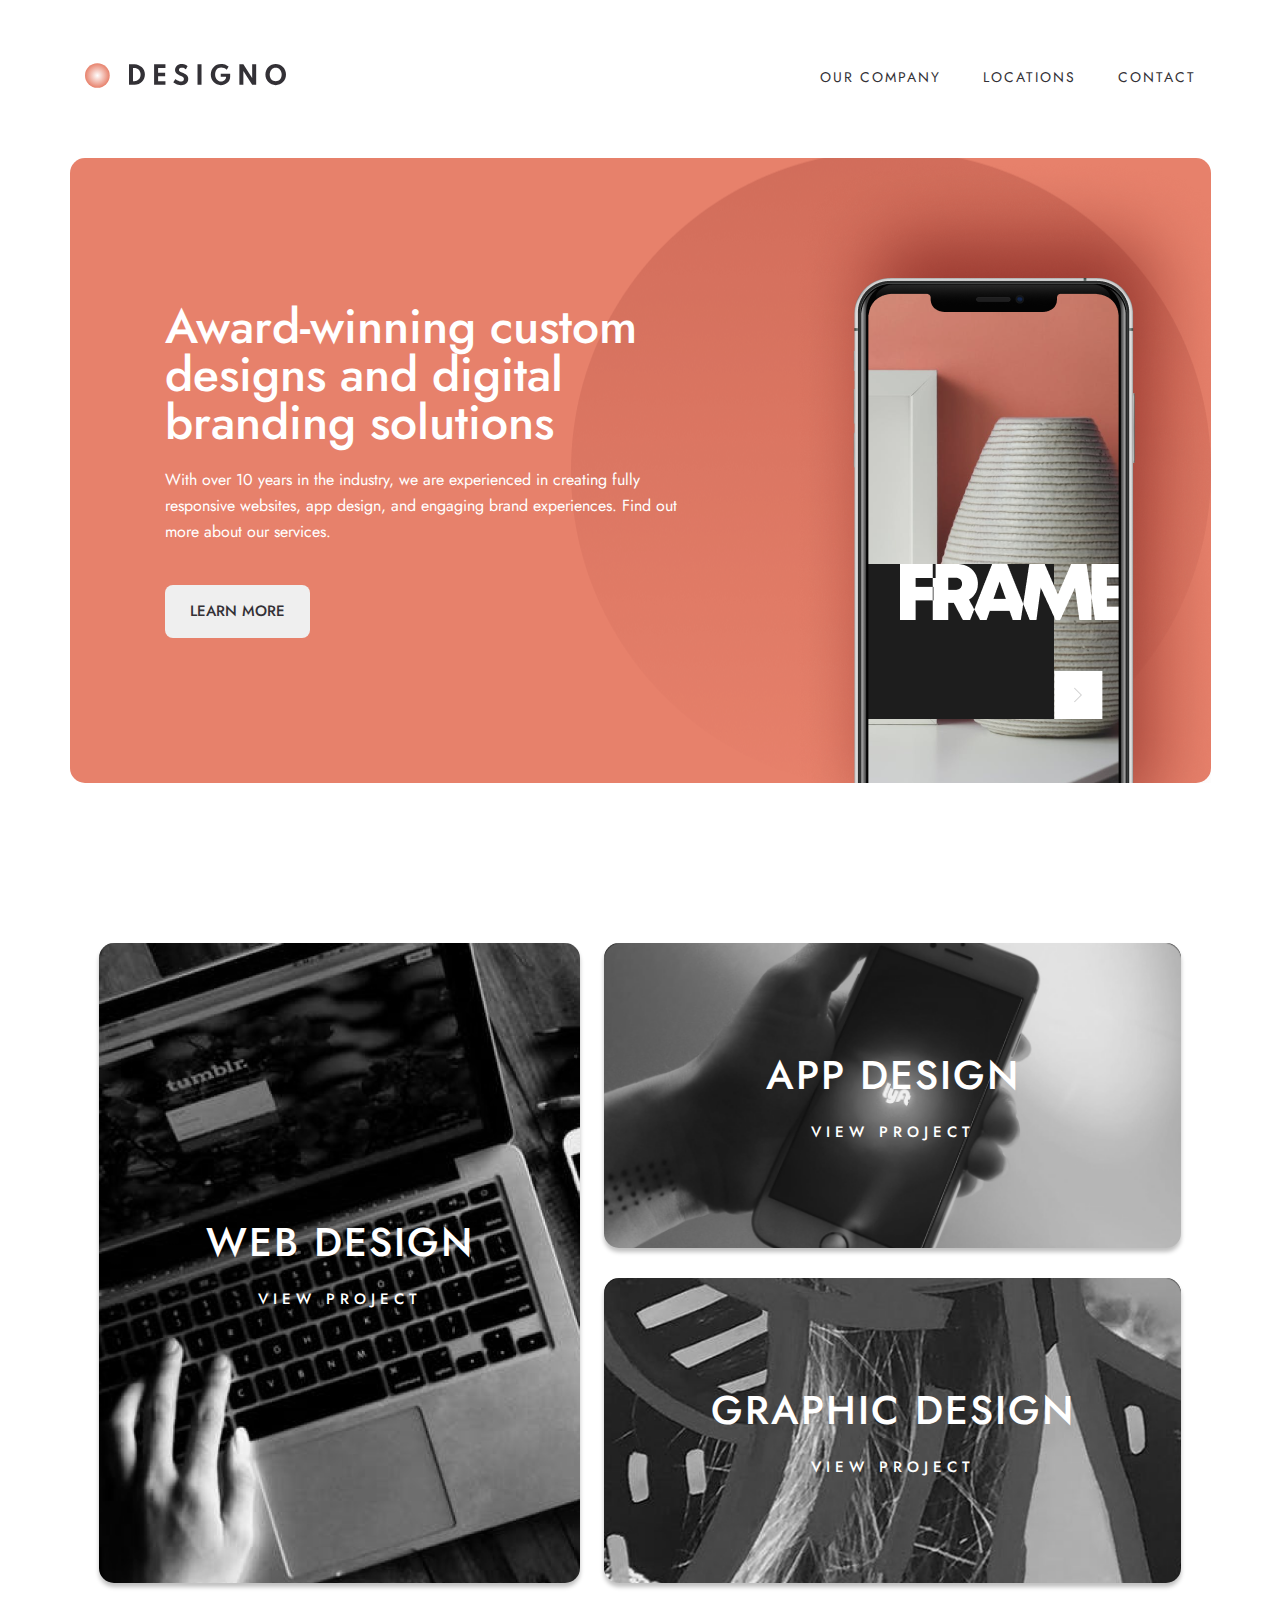
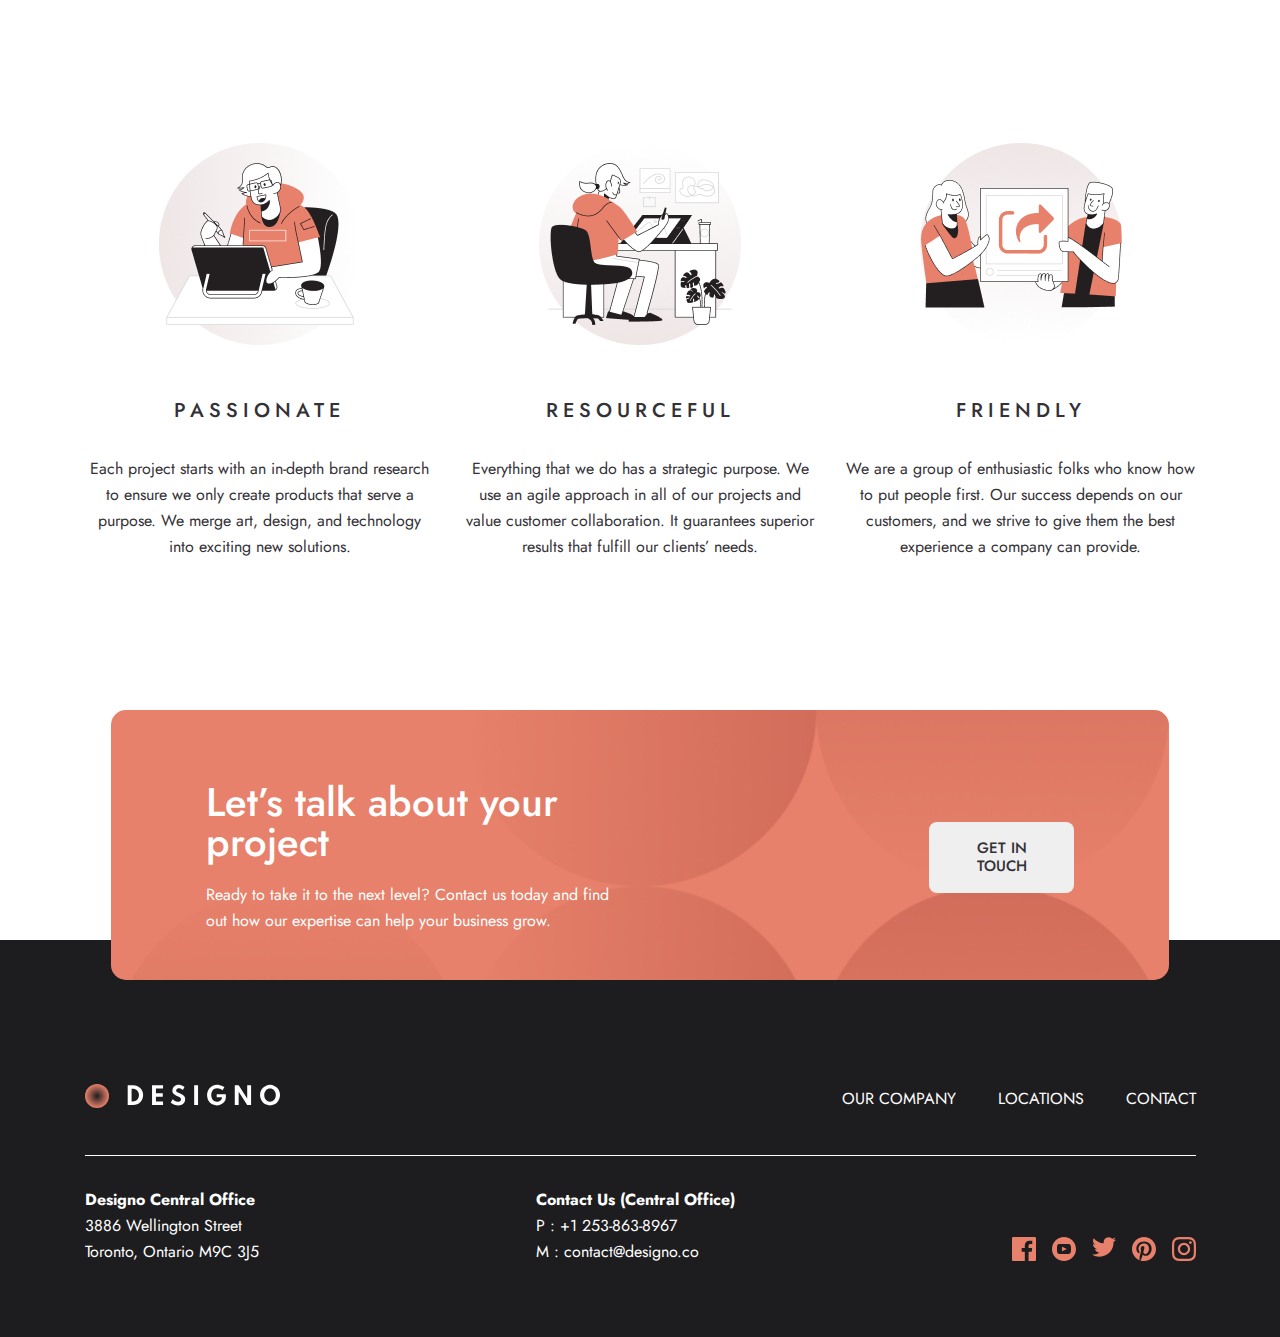
<file: index.html>
<!DOCTYPE html>
<html lang="en">
<head>
    <meta charset="UTF-8">
    <meta name="viewport" content="width=device-width, initial-scale=1.0">
    <title>Exam2</title>

    <link rel="stylesheet" href="./css/fonts.css">
    <link rel="stylesheet" href="./css/main.css">
    <link rel="stylesheet" href="./css/normalize.css">
</head>
<body>
    <!-- HEADER START -->
    <header class="site-header">
        <div class="container header-container">
            <a class="header__logo-link" href="./index.html" >
                <img class="header__logo-img" src="./images/site-logo.svg" alt="designo logo" width="196" height="24">
            </a>
            <img class="header__burger-menu" src="./images/burger.svg" alt="burger menu icon" >
            <nav class="header__nav">
                <ul class="header__nav-list">
                    <li class="header__nav-item">
                        <a class="header__nav-item-link" href="./web-design.html" >OUR COMPANY</a>
                    </li>
                    <li class="header__nav-item">
                        <a class="header__nav-item-link" href="#" >LOCATIONS</a>
                    </li>
                    <li class="header__nav-item">
                        <a class="header__nav-item-link" href="#" >CONTACT</a>
                    </li>
                </ul>
            </nav>
        </div>
    </header>
    <!-- HEADER END -->

    <!-- HERO START -->
    <section class="hero">
        <div class="container hero__container">
            <div class="hero__text-wrapper">
                <h1 class="hero__title">Award-winning custom designs and digital branding solutions</h1>

                <p class="hero__info">With over 10 years in the industry, we are experienced in creating fully responsive websites, app design, and engaging brand experiences. Find out more about our services.</p>

                <button class="hero__btn">Learn More</button>
            </div>
            <img class="hero__img" src="./images/hero-img.png" alt="phone img" >
        </div>
    </section>
    <!-- HERO END -->

    <!-- MAIN CARDS START -->
    <section class="main-card">
        <div class="container main-card__wrapper">
            <div class="card main-card1">
                <div class="main-card__text">
                    <h3 class="main-card__text-title">WEB DESIGN</h3>
                    <span class="main-card__text-subtitle">View Project</span>
                </div>
            </div>
            <div class="card main-card2">
                <div class="main-card__text">
                    <h3 class="main-card__text-title">app design</h3>
                    <span class="main-card__text-subtitle">View Project</span>
                </div>
            </div>
            <div class="card main-card3">
                <div class="main-card__text">
                    <h3 class="main-card__text-title">graphic design</h3>
                    <span class="main-card__text-subtitle">View Project</span>
                </div>
            </div>
            
                        
        </div>
    </section>
    <!-- MAIN CARDS END -->

    <!-- WHY-CHOOSE START -->
     <section class="why-choose">
        <div class="container why-choose__wrapper">
            <ul class="why-choose__list">
                <li class="why-choose__item">
                    <img class="why-choose__img" src="./images/why-choose1.png" alt="img" >
                    <div class="why-choose__text-wrapper">
                        <h3 class="why-choose__title">PASSIONATE</h3>
                    <p class="why-choose__info">Each project starts with an in-depth brand research to ensure we only create products that serve a purpose. We merge art, design, and technology into exciting new solutions.</p>
                    </div>                    
                </li>
                <li class="why-choose__item">
                    <img class="why-choose__img" src="./images/why-choose2.png" alt="img" >
                    <div class="why-choose__text-wrapper">
                        <h3 class="why-choose__title">RESOURCEFUL</h3>
                    <p class="why-choose__info">Everything that we do has a strategic purpose. We use an agile approach in all of our projects and value customer collaboration. It guarantees superior results that fulfill our clients’ needs.</p>
                    </div>                    
                </li>
                <li class="why-choose__item">
                    <img class="why-choose__img" src="./images/why-choose3.png" alt="img" >
                    <div class="why-choose__text-wrapper">
                        <h3 class="why-choose__title">FRIENDLY</h3>
                    <p class="why-choose__info">We are a group of enthusiastic folks who know how to put people first. Our success depends on our customers, and we strive to give them the best experience a company can provide.</p>
                    </div>                    
                </li>
            </ul>
        </div>
     </section>
    <!-- WHY-CHOOSE END -->
     <div class="end-wrapper">
    <!-- GET-IN TOUCH START -->
     <section class="getin-touch">
        <div class="container getin-touch__wrapper">
            <div class="getin-touch__text-wrapper">
                <h2 class="getin-touch__title">Let’s talk about your project</h2>
                <p class="getin-touch__info">Ready to take it to the next level? Contact us today and find out how our expertise can help your business grow.
                </p>
            </div>
            <button class="getin-touch__btn">Get in touch</button>
        </div>
     </section>
    <!-- GET-IN TOUCH END -->

    <!-- FOOTER START -->
     <footer class="footer">
        <div class="container footer__wrapper">
            <div class="footer__header">
                <a class="footer__logo-link" href="./index.html" >
                    <img class="header__logo-img" src="./images/footer-logo.svg" alt="designo logo" width="196" height="24">
                </a>
                <nav class="footer__nav">
                    <ul class="footer__nav-list">
                        <li class="footer__nav-item">
                            <a class="footer__nav-item-link" href="./web-design.html" >OUR COMPANY</a>
                        </li>
                        <li class="footer__nav-item">
                            <a class="footer__nav-item-link" href="#" >LOCATIONS</a>
                        </li>
                        <li class="footer__nav-item">
                            <a class="footer__nav-item-link" href="#" >CONTACT</a>
                        </li>
                    </ul>
                </nav>

            </div>
            <ul class="footer__list">
                <li class="footer-item">
                    <h4 class="footer-item__title">Designo Central Office</h4>
                    <p class="footer-item__info">3886 Wellington Street</p>
                    <p class="footer-item__info">Toronto, Ontario M9C 3J5</p>
                </li>
                <li class="footer-item">
                    <h4 class="footer-item__title">Contact Us (Central Office)</h4>
                    <p class="footer-item__info">P : +1 253-863-8967</p>
                    <p class="footer-item__info">M : contact@designo.co</p>
                </li>
                <li class="footer-item footer-icons">
                    <a class="footer-item__link" href="#" >
                        <img class="footer-item__img" src="./images/ficon1.svg" alt="img" >
                    </a>
                    <a class="footer-item__link" href="#" >
                        <img class="footer-item__img" src="./images/ficon2.svg" alt="img" >
                    </a>
                    <a class="footer-item__link" href="#" >
                        <img class="footer-item__img" src="./images/ficon3.svg" alt="img" >
                    </a>
                    <a class="footer-item__link" href="#" >
                        <img class="footer-item__img" src="./images/ficon4.svg" alt="img" >
                    </a>
                    <a class="footer-item__link" href="#" >
                        <img class="footer-item__img" src="./images/ficon5.svg" alt="img" >
                    </a>
                </li>
            </ul>
        </div>
     </footer>
    <!-- FOOTER END -->
     </div>
    
    
</body>
</html>
</file>
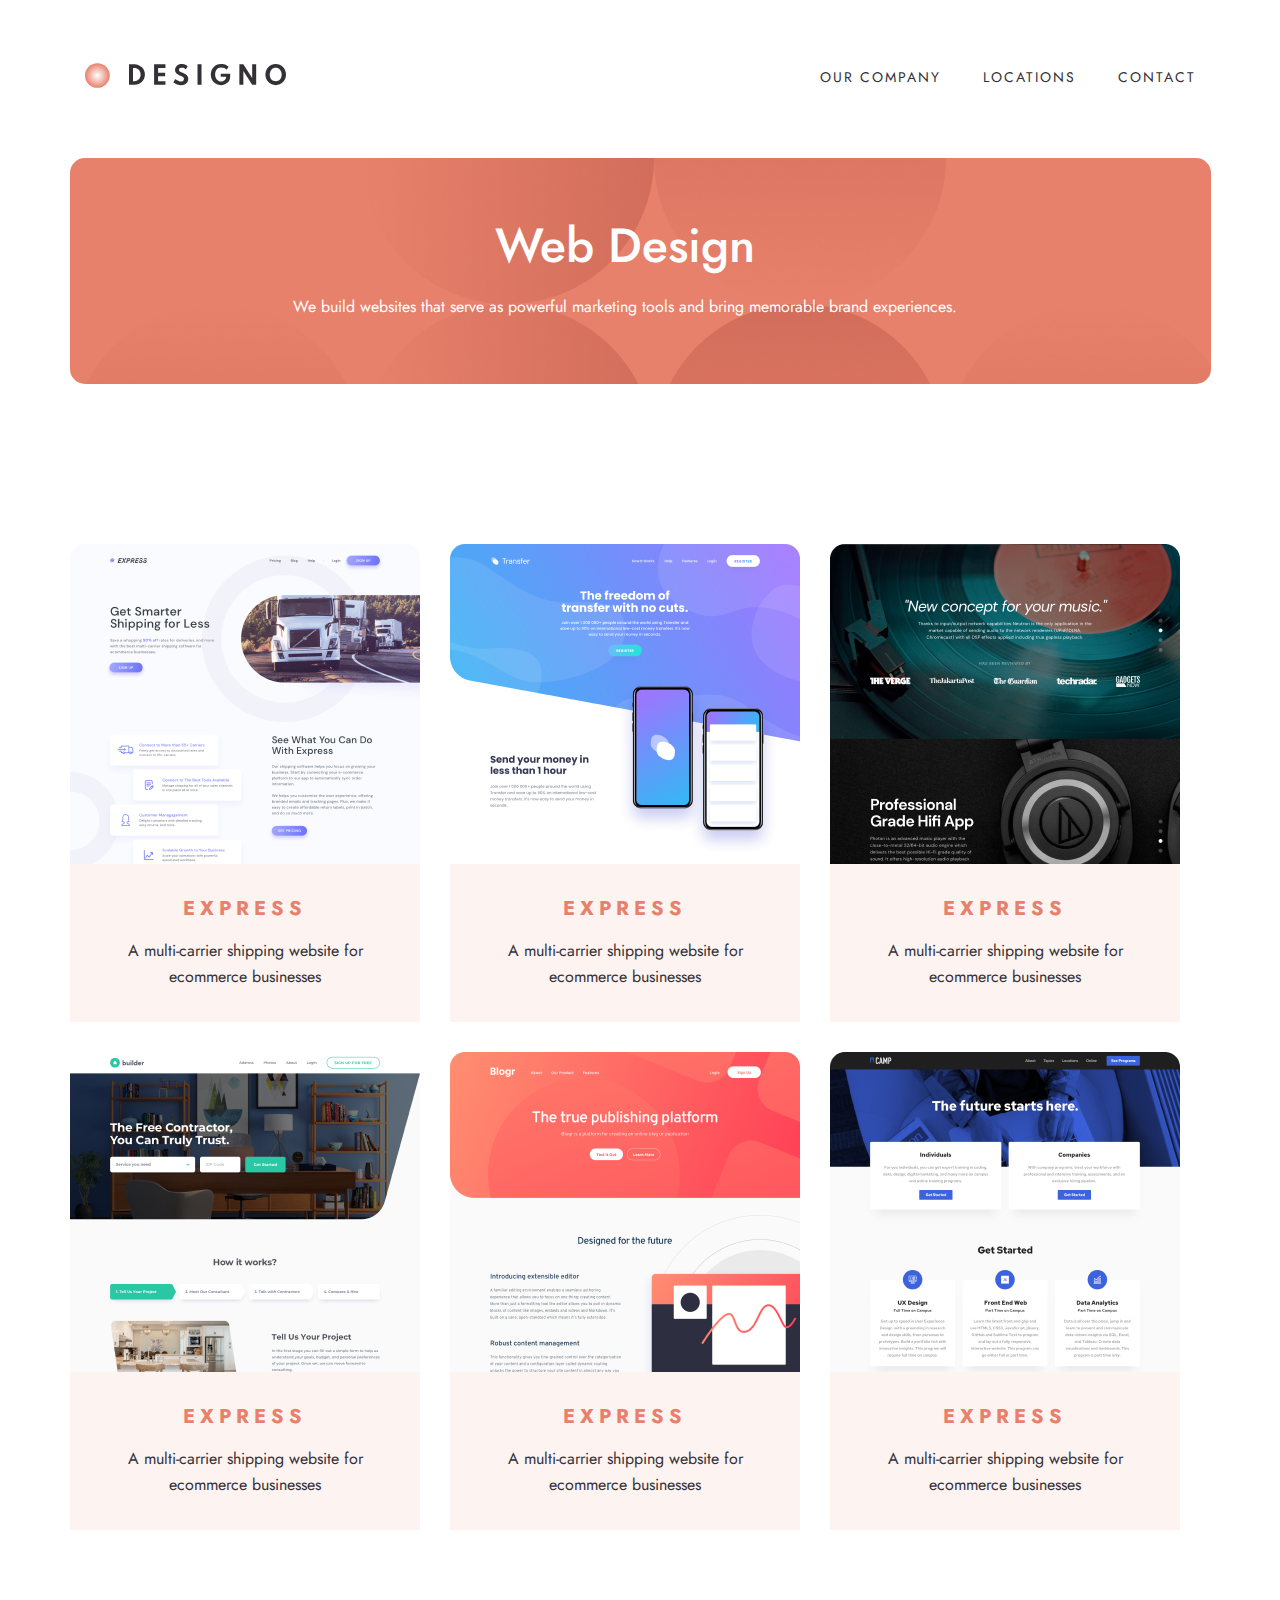
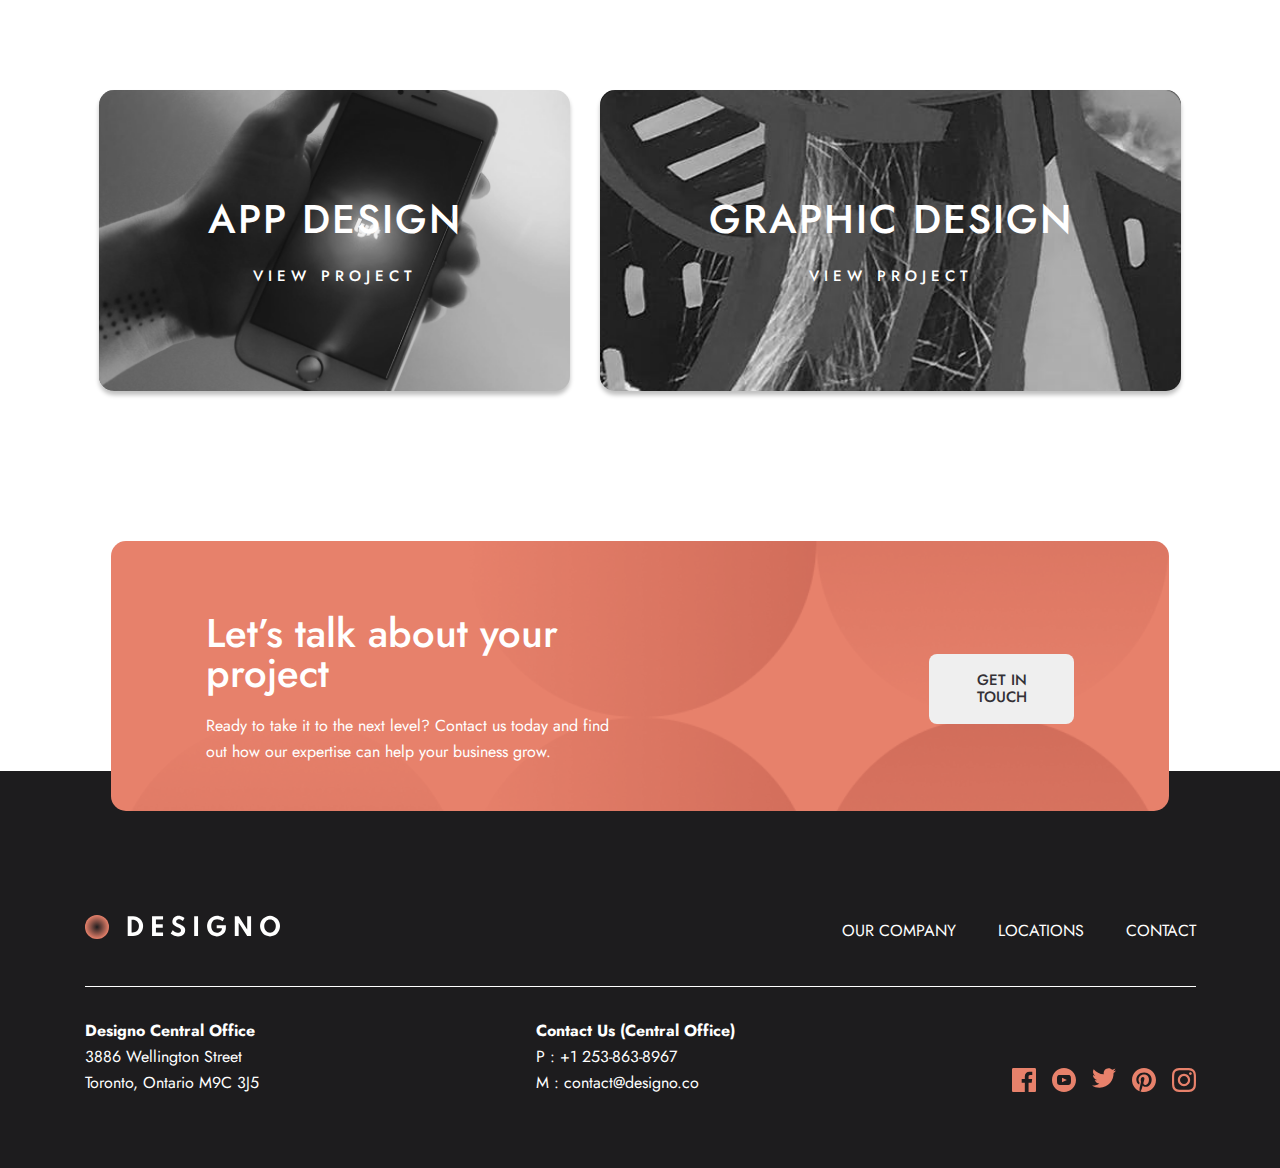
<file: web-design.html>
<!DOCTYPE html>
<html lang="en">
<head>
    <meta charset="UTF-8">
    <meta name="viewport" content="width=device-width, initial-scale=1.0">
    <title>Web Design</title>
    
    <link rel="stylesheet" href="./css/fonts.css">
    <link rel="stylesheet" href="./css/main.css">
    <link rel="stylesheet" href="./css/web-design.css">
    <link rel="stylesheet" href="./css/normalize.css">
</head>
<body>
    <!-- HEADER START -->
    <header class="site-header">
        <div class="container header-container">
            <a class="header__logo-link" href="./index.html" >
                <img class="header__logo-img" src="./images/site-logo.svg" alt="designo logo" width="196" height="24">
            </a>
            <nav class="header__nav">
                <ul class="header__nav-list">
                    <li class="header__nav-item">
                        <a class="header__nav-item-link" href="./web-design.html" >OUR COMPANY</a>
                    </li>
                    <li class="header__nav-item">
                        <a class="header__nav-item-link" href="#" >LOCATIONS</a>
                    </li>
                    <li class="header__nav-item">
                        <a class="header__nav-item-link" href="#" >CONTACT</a>
                    </li>
                </ul>
            </nav>
            <img class="header__burger-menu" src="./images/burger.svg" alt="burger menu icon" >
        </div>
    </header>
    <!-- HEADER END -->
    
    <!-- HERO START -->
    <section class="web-hero">
        <div class="container web-hero__wrapper">
            <div class="web-hero__text-wrapper">
                <h1 class="web-hero__title">Web Design</h1>
                <p class="web-hero__info">We build websites that serve as powerful marketing tools 
                    and bring memorable brand experiences.</p>
                </div>
                
            </div>
        </section>
        <!-- HERO END -->
        
        <!-- WEB-DESIGN CARD START -->
        <section class="web-card">
            <div class="container web-card__wrapper">
                <ul class="web-card__list">
                    <li class="web-card__item">
                        <img class="web-card__img" src="./images/web-card1.png" alt="img" width="350">
                        <div class="web-card__item-text-wrapper">
                            <h3 class="web-card__title">EXPRESS</h3>
                            <p class="web-card__info">A multi-carrier shipping website for ecommerce businesses</p>
                        </div>
                    </li>
                    <li class="web-card__item">
                        <img class="web-card__img" src="./images/web-card2.png" alt="img" width="350">
                        <div class="web-card__item-text-wrapper">
                            <h3 class="web-card__title">EXPRESS</h3>
                            <p class="web-card__info">A multi-carrier shipping website for ecommerce businesses</p>
                        </div>
                    </li>
                    <li class="web-card__item">
                        <img class="web-card__img" src="./images/web-card3.png" alt="img" width="350">
                        <div class="web-card__item-text-wrapper">
                            <h3 class="web-card__title">EXPRESS</h3>
                            <p class="web-card__info">A multi-carrier shipping website for ecommerce businesses</p>
                        </div>
                    </li>
                    <li class="web-card__item">
                        <img class="web-card__img" src="./images/web-card4.png" alt="img" width="350">
                        <div class="web-card__item-text-wrapper">
                            <h3 class="web-card__title">EXPRESS</h3>
                            <p class="web-card__info">A multi-carrier shipping website for ecommerce businesses</p>
                        </div>
                    </li>
                    <li class="web-card__item">
                        <img class="web-card__img" src="./images/web-card5.png" alt="img" width="350">
                        <div class="web-card__item-text-wrapper">
                            <h3 class="web-card__title">EXPRESS</h3>
                            <p class="web-card__info">A multi-carrier shipping website for ecommerce businesses</p>
                        </div>
                    </li>
                    <li class="web-card__item">
                        <img class="web-card__img" src="./images/web-card6.png" alt="img" width="350">
                        <div class="web-card__item-text-wrapper">
                            <h3 class="web-card__title">EXPRESS</h3>
                            <p class="web-card__info">A multi-carrier shipping website for ecommerce businesses</p>
                        </div>
                    </li>
                </ul>
            </div>
        </div>                
        
    </section>
    <!-- WEB-DESIGN CARD END -->

    <!-- WEB-CARD START -->
    <section class="web-grid-card-section">
        <div class="container web-grid-card__wrapper">
            <div class="web-grid-card web-grid-card1">
                <div class="web-grid-card__text">
                    <h3 class="web-grid-card__text-title">APP DESIGN</h3>
                    <span class="web-grid-card__text-subtitle">View Project</span>
                </div>
            </div>
            <div class="web-grid-card web-grid-card2">
                <div class="web-grid-card__text">
                    <h3 class="web-grid-card__text-title">GRAPHIC DESIGN</h3>
                    <span class="web-grid-card__text-subtitle">View Project</span>
                </div>
            </div>
        </div>
    </section>
    <!-- WEB-CARD END -->

    <div class="end-wrapper">
        <!-- GET-IN TOUCH START -->
         <section class="getin-touch">
            <div class="container getin-touch__wrapper web-getin-touch__wrapper">
                <div class="getin-touch__text-wrapper">
                    <h2 class="getin-touch__title">Let’s talk about your project</h2>
                    <p class="getin-touch__info">Ready to take it to the next level? Contact us today and find out how our expertise can help your business grow.
                    </p>
                </div>
                <button class="getin-touch__btn">Get in touch</button>
            </div>
         </section>
        <!-- GET-IN TOUCH END -->
    
        <!-- FOOTER START -->
         <footer class="footer">
            <div class="container footer__wrapper">
                <div class="footer__header">
                    <a class="footer__logo-link" href="./index.html" >
                        <img class="header__logo-img" src="./images/footer-logo.svg" alt="designo logo" width="196" height="24">
                    </a>
                    <nav class="footer__nav">
                        <ul class="footer__nav-list">
                            <li class="footer__nav-item">
                                <a class="footer__nav-item-link" href="./web-design.html" >OUR COMPANY</a>
                            </li>
                            <li class="footer__nav-item">
                                <a class="footer__nav-item-link" href="#" >LOCATIONS</a>
                            </li>
                            <li class="footer__nav-item">
                                <a class="footer__nav-item-link" href="#" >CONTACT</a>
                            </li>
                        </ul>
                    </nav>
    
                </div>
                <ul class="footer__list">
                    <li class="footer-item">
                        <h4 class="footer-item__title">Designo Central Office</h4>
                        <p class="footer-item__info">3886 Wellington Street</p>
                        <p class="footer-item__info">Toronto, Ontario M9C 3J5</p>
                    </li>
                    <li class="footer-item">
                        <h4 class="footer-item__title">Contact Us (Central Office)</h4>
                        <p class="footer-item__info">P : +1 253-863-8967</p>
                        <p class="footer-item__info">M : contact@designo.co</p>
                    </li>
                    <li class="footer-item footer-icons">
                        <a class="footer-item__link" href="#" >
                            <img class="footer-item__img" src="./images/ficon1.svg" alt="img" >
                        </a>
                        <a class="footer-item__link" href="#" >
                            <img class="footer-item__img" src="./images/ficon2.svg" alt="img" >
                        </a>
                        <a class="footer-item__link" href="#" >
                            <img class="footer-item__img" src="./images/ficon3.svg" alt="img" >
                        </a>
                        <a class="footer-item__link" href="#" >
                            <img class="footer-item__img" src="./images/ficon4.svg" alt="img" >
                        </a>
                        <a class="footer-item__link" href="#" >
                            <img class="footer-item__img" src="./images/ficon5.svg" alt="img" >
                        </a>
                    </li>
                </ul>
            </div>
         </footer>
        <!-- FOOTER END -->
         </div>
</file>
<file: css/fonts.css>
/* jost-regular - latin */
@font-face {
    font-display: swap; /* Check https://developer.mozilla.org/en-US/docs/Web/CSS/@font-face/font-display for other options. */
    font-family: 'Jost';
    font-style: normal;
    font-weight: 400;
    src: url('../fonts/jost-v18-latin-regular.woff2') format('woff2'); /* Chrome 36+, Opera 23+, Firefox 39+, Safari 12+, iOS 10+ */
  }
  
  /* jost-italic - latin */
  @font-face {
    font-display: swap; /* Check https://developer.mozilla.org/en-US/docs/Web/CSS/@font-face/font-display for other options. */
    font-family: 'Jost';
    font-style: italic;
    font-weight: 400;
    src: url('../fonts/jost-v18-latin-italic.woff2') format('woff2'); /* Chrome 36+, Opera 23+, Firefox 39+, Safari 12+, iOS 10+ */
  }
  
  /* jost-500 - latin */
  @font-face {
    font-display: swap; /* Check https://developer.mozilla.org/en-US/docs/Web/CSS/@font-face/font-display for other options. */
    font-family: 'Jost';
    font-style: normal;
    font-weight: 500;
    src: url('../fonts/jost-v18-latin-500.woff2') format('woff2'); /* Chrome 36+, Opera 23+, Firefox 39+, Safari 12+, iOS 10+ */
  }
  
  /* jost-700 - latin */
  @font-face {
    font-display: swap; /* Check https://developer.mozilla.org/en-US/docs/Web/CSS/@font-face/font-display for other options. */
    font-family: 'Jost';
    font-style: normal;
    font-weight: 700;
    src: url('../fonts/jost-v18-latin-700.woff2') format('woff2'); /* Chrome 36+, Opera 23+, Firefox 39+, Safari 12+, iOS 10+ */
  }
  
  /* league-spartan-700 - latin */
@font-face {
    font-display: swap; /* Check https://developer.mozilla.org/en-US/docs/Web/CSS/@font-face/font-display for other options. */
    font-family: 'League Spartan';
    font-style: normal;
    font-weight: 700;
    src: url('../fonts/league-spartan-v11-latin-700.woff2') format('woff2'); /* Chrome 36+, Opera 23+, Firefox 39+, Safari 12+, iOS 10+ */
  }
/* manrope-regular - latin */
@font-face {
    font-display: swap; /* Check https://developer.mozilla.org/en-US/docs/Web/CSS/@font-face/font-display for other options. */
    font-family: 'Manrope';
    font-style: normal;
    font-weight: 400;
    src: url('../fonts/manrope-v15-latin-regular.woff2') format('woff2'); /* Chrome 36+, Opera 23+, Firefox 39+, Safari 12+, iOS 10+ */
  }
  
  /* manrope-600 - latin */
  @font-face {
    font-display: swap; /* Check https://developer.mozilla.org/en-US/docs/Web/CSS/@font-face/font-display for other options. */
    font-family: 'Manrope';
    font-style: normal;
    font-weight: 600;
    src: url('../fonts/manrope-v15-latin-600.woff2') format('woff2'); /* Chrome 36+, Opera 23+, Firefox 39+, Safari 12+, iOS 10+ */
  }
</file>
<file: css/main.css>
:root{
    --peach: #E7816B;
    --black: #1D1C1E;
    --white: #ffffff;
    --light-peach: #FFAD9B;
    --dark-gray: #333136;
    --light-gray: #F1F3F5;

    --primary-family: 'Jost', sans-serif;
    --secondary-family: 'League Spartan', sans-serif;
}

*{
    margin: 0;
    padding: 0;
    box-sizing: border-box;
}

html{
    height: 100%;
    scroll-behavior: smooth;
}

body{
    display: flex;
    flex-direction: column;
    font-family: var(--primary-family);
    font-weight: 400;
}

.container{
    margin: 0 auto;
    max-width: 1141px;
    padding: 0 15px;
}

ul, ol{
    list-style: none;
}

a{
    text-decoration: none;
}

/* ----------------------- HEADER START ----------------------- */
.site-header{
    padding-top: 64px;
    padding-bottom: 67px;
    z-index: 10;
}

.header-container{
    display: flex;
    justify-content: space-between;
    align-items: center !important;
    height: 27px;
}

.header__nav-list{
    display: flex;
    gap: 42px;
}

.header__nav-item-link{
    font-size: 14px;
    line-height: 14px;
    letter-spacing: 2px;
    color: var(--dark-gray);
}

.header__nav-item:hover{
    border-bottom: 1px solid var(--dark-gray);
}

.header__burger-menu{
    display: none;
}

.header__logo-img{
    width: 202px;
    height: 27px;
}

/* ----------------------- HEADER END ----------------------- */

/* ------------------------ HERO START -------------------- */
.hero{
    margin-bottom: 160px;
    overflow: hidden;
    z-index: 10;
}

.hero__container{
    background-color: var(--peach);
    border-radius: 15px;
    padding: 145px 95px;

    background-image: url(../images/hero-bg-oval.png);
    background-repeat: no-repeat;
    background-position: right;
    
    display: flex;
    align-items: center;
    justify-content: space-between;
    position: relative;
}

.hero__text-wrapper{
    max-width: 540px;
}

.hero__title{
    font-weight: 500;
    font-size: 48px;
    line-height: 48px;
    color: var(--white);
    margin-bottom: 20px;
}

.hero__info{
    font-size: 16px;
    line-height: 26px;
    color: var(--white);
    margin-bottom: 40px;
}

.hero__btn{
    padding: 18px 25px;
    border: none;
    border-radius: 8px;
    text-transform: uppercase;

    font-weight: 500;
    font-size: 15px;
    color: var(--dark-gray);

    z-index: 10;
}

.hero__btn:hover{
    background-color: var(--light-peach);
    color: var(--white);
}

.hero__img{
    position: absolute;
    right: 0;    
    top: 0;
}
/* ------------------------ HERO END ---------------------- */

/* ------------------------ MAIN CARDS START ---------------------- */
.main-card{
    margin-bottom: 160px;
}

.main-card__wrapper{
    width: 1112px;
    height: 640px;

    display: grid;
    grid-template-columns: auto auto;
    grid-template-rows: auto auto;
    row-gap: 30px;
    column-gap: 24px;
}

.card{
    display: flex;
    justify-content: center;
    align-items: center;
    text-align: center;

    box-shadow: 0 4px 4px 0 rgba(0, 0, 0, 0.25);
    background: #000;
    cursor: pointer;
    transition: transform 0.3s ease-in-out;
}

.card:hover {
    transform: scale(1.05); 
}

.card::before {
    content: "";
    position: absolute;
    top: 0;
    left: 0;
    width: 100%;
    height: 100%;
    background: #e7816bcc;
    opacity: 0;
    transition: opacity 0.3s ease-in-out;
    z-index: 1; 
    border-radius: 15px;
}

.card:hover::before {
    opacity: 1; 
}

.main-card__text {
    position: relative;
    z-index: 2; 
    color: var(--white);
    text-align: center;
    /* opacity: 0 ; */
    transition: opacity 0.3s ease-in-out;
}

.main-card1{
    grid-row: span 2;
    grid-column: span 1;

    background-image: url(../images/grid1.png);
    background-repeat: no-repeat;
    background-size: cover;
    border-radius: 15px;
}


.main-card2{
    /* grid-column: span 1;
    grid-row: span 1; */

    background-image: url(../images/grid2.png);
    background-repeat: no-repeat;
    background-size: cover;
    border-radius: 15px;
}

.main-card3{
    /* grid-column: span 1;
    grid-row: span 1; */

    background-image: url(../images/grid3.png);
    background-repeat: no-repeat;
    background-size: cover;
    border-radius: 15px;
}

.main-card__text-title{
    font-weight: 500;
    font-size: 40px;
    line-height: 48px;
    letter-spacing: 2px;

    color: var(--white);
    text-transform: uppercase;
    margin-bottom: 24px;
}

.main-card__text-subtitle{
    font-weight: 500;
    font-size: 15px;
    line-height: auto;
    letter-spacing: 5px;

    color: var(--white);
    text-transform: uppercase;
    margin-bottom: 20px;
}
/* ------------------------ MAIN CARDS END ---------------------- */

/* ------------------------ WHY-CHOOSE START ---------------------- */
.why-choose__wrapper{
    margin-bottom: 380px;
}

.why-choose__list{
    display: flex;
    align-items: center;
    justify-content: space-between;
    gap: 30px;
}

.why-choose__item{
    text-align: center;
    max-width: 350px;
}

.why-choose__img{
    width: 202px;
    height: 202px;
    margin-bottom: 48px;
}

.why-choose__title{
    font-weight: 500;
    font-size: 20px;
    line-height: 26px;
    letter-spacing: 5px;
    color: var(--dark-gray);

    margin-bottom: 32px;
    text-transform: uppercase;
}

.why-choose__info{
    font-size: 16px;
    line-height: 26px;
    color: var(--dark-gray);
}
/* ------------------------ WHY-CHOOSE END ---------------------- */

.end-wrapper{
    position: relative;
}
/* ------------------------ GET-IN TOUCH START ------------------ */
.getin-touch{
    position: absolute;
    top: -230px;
    left: 50%;
    transform: translateX(-50%);
}
.getin-touch__wrapper{
    padding: 72px 95px 46px;
    background-color: var(--peach);
    background-image: url(../images/bg-oval.png);
    background-repeat: no-repeat;
    background-size: cover;
    max-width: 1111px;
    width: 100%;

    display: flex;
    align-items: center;
    justify-content: space-between;
    border-radius: 15px;
    gap: 309px;
}

.getin-touch__text-wrapper{
    width: 459px;
}

.getin-touch__title{
    font-weight: 500;
    font-size: 40px;
    line-height: 40px;
    color: var(--white);  
    margin-bottom: 20px;  
}

.getin-touch__info{
    font-size: 16px;
    line-height: 26px;
    color: var(--white)
}

.getin-touch__btn{
    padding: 18px 25px;
    border: none;
    border-radius: 8px;
    text-transform: uppercase;

    font-weight: 500;
    font-size: 15px;
    color: var(--dark-gray);

}

.getin-touch__btn:hover{
    background-color: var(--light-peach);
    color: var(--white);
}

/* ------------------------ GET-IN TOUCH END ------------------- */

/* ------------------------ FOOTER START ---------------------- */
.footer{
    background-color: var(--black);
    padding: 144px 0 72px;
}
.footer__header{
    display: flex;
    justify-content: space-between;
    align-items: center;
    padding-bottom: 40px;
    border-bottom: 1px solid var(--white);
    margin-bottom: 31px;
}

.footer__nav-list{
    display: flex;
    justify-content: space-between;
    gap: 42px;
}

.footer__nav-item-link{
    color: var(--white);
}

.footer__list{
    display: flex;
    justify-content: space-between;
    align-items: end;
}

.footer-item__title, .footer-item__info{
    color: var(--white);
    font-size: 16px;
    line-height: 26px;
}

.footer-icons{
    display: flex;
    gap: 16px;
}
/* ------------------------ FOOTER END ---------------------- */
/* ----------------------- MEDIA QUERIES START ----------------------- */
@media only screen and (max-width: 1242px){
    .getin-touch__wrapper{
        gap: 280px;
    }

    
}

@media only screen and (max-width: 992px){
    .hero__container{
        align-items: center;
        flex-direction: column;
        max-height: 889px;
        padding: 60px 58px;
    }

    .hero__text-wrapper{
        text-align: center;
        max-width: 80%; 
    }

    .hero__img{
        position: static;
        padding-top: 0;
    }

    .main-card__wrapper{
        grid-template-columns: auto;
        max-width: 100%;
        gap: 25px;
    }

    .main-card1{
        grid-row: span 1;
        grid-column: span 1;
    }

    .getin-touch__wrapper{
        flex-direction: column;
        gap: 32px;
    }

    
}

@media only screen and (max-width: 768px){
    .why-choose__list{
        flex-direction: column;
    } 

    .why-choose__list{
        align-items: start;
    }
    .why-choose__item{
        display: flex;
        /* align-items: center; */
        justify-content: space-between;
        gap: 48px;
        max-width: 100%;
    }   

    .why-choose__text-wrapper{
        text-align: left;
    }

    .getin-touch__wrapper{
        max-width: 90%;
    }

    


}

@media only screen and (max-width: 576px){
    .site-header{
        padding-bottom: 0;
    }
    .header__nav{
        display: none;
    }

    .header__burger-menu{
        display: block;
    }

    .hero__text-wrapper{
        max-width: 100%;
    }

    .why-choose__item{
        flex-direction: column;
        text-align: center;
        align-items: center;
    }

    .why-choose__text-wrapper{
        text-align: center;
    }
    .why-choose__img{
        margin-bottom: 30px;
    }

    .getin-touch__wrapper{
        max-width: 75%;
        text-align: center;

    }

    .footer__header{
        flex-direction: column;
    }

    .footer__wrapper{
        margin: 0 auto;
    }

    .header__logo-img{
        margin-bottom: 65px;
    }

    .footer__nav-list{
        flex-direction: column;
        text-align: center;
    }

    .footer__list{
        flex-direction: column;
        text-align: center;
        align-items: center;
        gap: 40px;
    }

    .footer-item{
        text-align: center;
    }

    

}

/* ----------------------- MEDIA QUERIES END ----------------------- */
</file>
<file: css/web-design.css>
:root{
    --peach: #E7816B;
    --black: #1D1C1E;
    --white: #ffffff;
    --light-peach: #FFAD9B;
    --dark-gray: #333136;
    --light-gray: #F1F3F5;

    --primary-family: 'Jost', sans-serif;
    --secondary-family: 'League Spartan', sans-serif;
}

*{
    margin: 0;
    padding: 0;
    box-sizing: border-box;
}

html{
    height: 100%;
    scroll-behavior: smooth;
}

body{
    display: flex;
    flex-direction: column;
    font-family: var(--primary-family);
    font-weight: 400;
}

.container{
    margin: 0 auto;
    max-width: 1141px;
    padding: 0 15px;
}

ul, ol{
    list-style: none;
}

a{
    text-decoration: none;
}

/* ------------------------- WEB HERO START ------------------- */
.web-hero{
    margin-bottom: 160px;
}

.web-hero__wrapper{
    background-color: var(--peach);
    background-image: url(../images/bg-oval.png);
    padding:64px 190px;
    border-radius: 15px;
    width: 100%;
}

.web-hero__text-wrapper{
    display: flex;
    align-items: center;
    flex-direction: column;
    gap: 24px;
    max-width: 730px;
}

.web-hero__title{
    font-weight: 500;
    font-size: 48px;
    line-height: 48px;
    color: var(--white);
    text-wrap: none;
}

.web-hero__info{
    font-size: 16px;
    line-height: 26px;
    color: var(--white);
}
/* ------------------------- WEB HERO END --------------------- */

/* ------------------------ WEB-DESIGN CARD START ------------- */
.web-card{
    margin-bottom: 160px;
}
.web-card__wrapper{
    max-width: 1170px;
}

.web-card__list{
    display: flex;
    flex-wrap: wrap;
    gap: 30px;
    
}

.web-card__item{
    max-width: 350px;
    border-radius: 15px;

    display: flex;
    flex-direction: column;
}

.web-card__item-text-wrapper{
    padding: 32px;
    background-color: #FDF3F0;
}

.web-card__item-text-wrapper:hover{
    background-color: var(--peach);
}

.web-card__item-text-wrapper:hover .web-card__title,
.web-card__item-text-wrapper:hover .web-card__info {
    color: var(--white);
}

.web-card__title{
    font-size: 20px;
    line-height: 26px;
    letter-spacing: 5px;

    color: var(--peach);
    text-align: center;
    margin-bottom: 16px;
}

.web-card__info{
    font-size: 16px;
    line-height: 26px;
    color: var(--dark-gray);
    text-align: center;
}

.web-card__item:hover{
    transform: scale(1.03);
}

/* ------------------------ WEB-DESIGN CARD END ---------------- */

/* ------------------------ WEB-CARD START --------------------- */
.web-grid-card-section{
    margin-bottom: 380px;
}
.web-grid-card__wrapper{
    max-width: 1112px;
    height: 301px;

    display: grid;
    grid-template-columns: auto auto;
    grid-template-rows: auto;
    gap: 30px
}

.web-grid-card{
    display: flex;
    justify-content: center;
    align-items: center;
    text-align: center;

    box-shadow: 0 4px 4px 0 rgba(0, 0, 0, 0.25);
    background: #000;
    cursor: pointer;
    transition: transform 0.3s ease-in-out;
}

.web-grid-card:hover{
    transform: scale(1.05);
}

.web-grid-card::before{
    content: "";
    position: absolute;
    top: 0;
    left: 0;
    width: 100%;
    height: 100%;
    background: #e7816bcc;
    opacity: 0;
    transition: opacity 0.3s ease-in-out;
    z-index: 1; 
    border-radius: 15px;
}

.web-grid-card:hover::before{
    opacity: 1;
}

.web-grid-card__text{
    position: relative;
    z-index: 2; 
    color: var(--white);
    text-align: center;
    /* opacity: 0 ; */
    transition: opacity 0.3s ease-in-out;
}

.web-grid-card1{
    grid-row: span 1;
    grid-column: span 1;

    background-image: url(../images/grid2.png);
    background-repeat: no-repeat;
    background-size: cover;
    border-radius: 15px;
}

.web-grid-card2{
    grid-row: span 1;
    grid-column: span 1;

    background-image: url(../images/grid3.png);
    background-repeat: no-repeat;
    background-size: cover;
    border-radius: 15px;
}

.web-grid-card__text-title{
    font-weight: 500;
    font-size: 40px;
    line-height: 48px;
    letter-spacing: 2px;

    color: var(--white);
    text-transform: uppercase;
    margin-bottom: 24px;
}

.web-grid-card__text-subtitle{
    font-weight: 500;
    font-size: 15px;
    line-height: auto;
    letter-spacing: 5px;

    color: var(--white);
    text-transform: uppercase;
    margin-bottom: 20px;
}


/* ------------------------ WEB-CARD END ----------------------- */

/* ------------------------ GETIN TOUCH START ------------------ */
.web-getin-touch__wrapper{
    padding: 72px 95px 46px;
}

.web-getin-touch__wrapper:hover{
    transform: scale(1.03);
}
/* ------------------------ GETIN TOUCH END --------------------- */

/* ------------------------ MEDIA QUERIES START --------------- */
@media only screen and (max-width: 1242px){
    
}

@media only screen and (max-width: 992px){
    

}

@media only screen and (max-width: 768px){
    .web-hero__wrapper{
        padding: 64px 35px;
        text-align: center;
    }

    .web-card__item{
        flex-direction: row;
        max-width: 100%;
        align-items: center;
    }

    .web-card__item-text-wrapper{
        padding: 109px 41px;
    }

    .web-hero{
        margin-bottom: 120px;
    }

    .web-card{
        margin-bottom: 120px;
    }

    .web-grid-card__wrapper {
        grid-template-columns: 1fr; /* Single column layout */
    }

    .web-grid-card {
        height: 200px; /* Reduce height for smaller screens */
    }
    
    .web-getin-touch__wrapper{
        padding: 57px 59px;
        text-align: center;
    }



}

@media only screen and (max-width: 576px){
    .web-hero__wrapper{
        padding: 64px 15px;
        text-align: center;
    }

    .web-card__item{
        flex-direction: column;
        max-width: 100%;
    }

    .web-card__item-text-wrapper{
        width: 350px;
        padding: 32px 30px;
    }

    .web-card__item-text-wrapper {
        padding: 20px; /* Adjust padding for smaller screens */
    }
    .web-card__img {
        width: 100%; /* Scale images to fit */
        height: auto;
    }

    .web-getin-touch__wrapper{
        padding: 64px 24px;
    }

}
/* ------------------------ MEDIA QUERIES END ---------------- */
</file>
